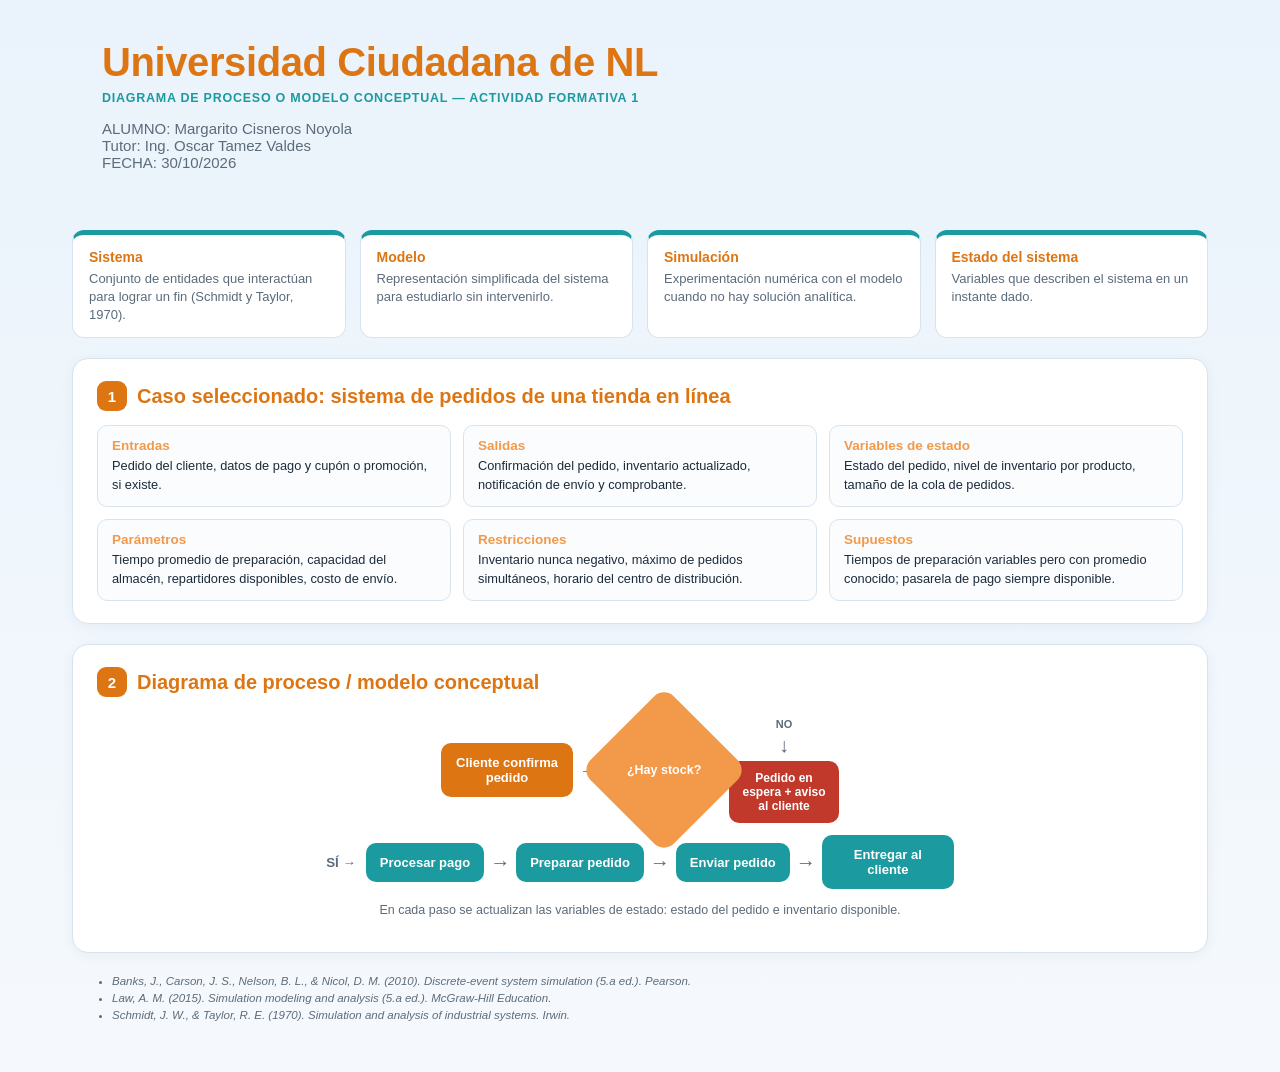
<file: index.html>
<!DOCTYPE html>
<html lang="es">

<head>
    <meta charset="UTF-8">
    <meta name="viewport" content="width=device-width, initial-scale=1">

    <title>Del sistema al modelo</title>

    <link rel="stylesheet" href="styles.css">
</head>

<body>

    <div class="sheet">

        <header>
            <!-- <div class="corner">
                Modelar el sistema<br>
                antes de construirlo
            </div> -->

            <h1>Universidad Ciudadana de NL</h1>

            <div class="tag">
                Diagrama de proceso o modelo conceptual —
                Actividad formativa 1
            </div>

            <p class="sub">
                ALUMNO: Margarito Cisneros Noyola<br>
                Tutor: Ing. Oscar Tamez Valdes<br>
                FECHA: 30/10/2026
            </p>
        </header>


        <!-- CONCEPTOS PRINCIPALES -->

        <div class="grid4">

            <div class="chip">
                <b>Sistema</b>
                <span>
                    Conjunto de entidades que interactúan para lograr un fin
                    (Schmidt y Taylor, 1970).
                </span>
            </div>

            <div class="chip">
                <b>Modelo</b>
                <span>
                    Representación simplificada del sistema para estudiarlo
                    sin intervenirlo.
                </span>
            </div>

            <div class="chip">
                <b>Simulación</b>
                <span>
                    Experimentación numérica con el modelo cuando no hay
                    solución analítica.
                </span>
            </div>

            <div class="chip">
                <b>Estado del sistema</b>
                <span>
                    Variables que describen el sistema en un instante dado.
                </span>
            </div>

        </div>


        <!-- CASO SELECCIONADO -->

        <div class="panel">

            <h2>
                <span class="n">1</span>
                Caso seleccionado: sistema de pedidos de una tienda en línea
            </h2>

            <div class="elgrid">

                <div class="el">
                    <b>Entradas</b>
                    <p>
                        Pedido del cliente, datos de pago y cupón o promoción,
                        si existe.
                    </p>
                </div>

                <div class="el">
                    <b>Salidas</b>
                    <p>
                        Confirmación del pedido, inventario actualizado,
                        notificación de envío y comprobante.
                    </p>
                </div>

                <div class="el">
                    <b>Variables de estado</b>
                    <p>
                        Estado del pedido, nivel de inventario por producto,
                        tamaño de la cola de pedidos.
                    </p>
                </div>

                <div class="el">
                    <b>Parámetros</b>
                    <p>
                        Tiempo promedio de preparación, capacidad del almacén,
                        repartidores disponibles, costo de envío.
                    </p>
                </div>

                <div class="el">
                    <b>Restricciones</b>
                    <p>
                        Inventario nunca negativo, máximo de pedidos
                        simultáneos, horario del centro de distribución.
                    </p>
                </div>

                <div class="el">
                    <b>Supuestos</b>
                    <p>
                        Tiempos de preparación variables pero con promedio
                        conocido; pasarela de pago siempre disponible.
                    </p>
                </div>

            </div>

        </div>


        <!-- DIAGRAMA DE PROCESO -->

        <div class="panel">

            <h2>
                <span class="n">2</span>
                Diagrama de proceso / modelo conceptual
            </h2>

            <div class="flow">

                <div class="box">
                    Cliente confirma pedido
                </div>

                <div class="arrow">→</div>

                <div class="diamond">
                    <span>¿Hay stock?</span>
                </div>

                <div class="branch">

                    <small>NO</small>

                    <div class="arrow">↓</div>

                    <div class="waitbox">
                        Pedido en espera + aviso al cliente
                    </div>

                </div>

            </div>


            <div class="flow flow-second">

                <small class="yes">
                    SÍ →
                </small>

                <div class="box alt">
                    Procesar pago
                </div>

                <div class="arrow">→</div>

                <div class="box alt">
                    Preparar pedido
                </div>

                <div class="arrow">→</div>

                <div class="box alt">
                    Enviar pedido
                </div>

                <div class="arrow">→</div>

                <div class="box alt">
                    Entregar al cliente
                </div>

            </div>


            <p class="note">
                En cada paso se actualizan las variables de estado:
                estado del pedido e inventario disponible.
            </p>

        </div>


        <!-- REFERENCIAS -->

        <footer>

            <ul>

                <li>
                    Banks, J., Carson, J. S., Nelson, B. L., & Nicol, D. M.
                    (2010). Discrete-event system simulation (5.a ed.).
                    Pearson.
                </li>

                <li>
                    Law, A. M. (2015). Simulation modeling and analysis
                    (5.a ed.). McGraw-Hill Education.
                </li>

                <li>
                    Schmidt, J. W., & Taylor, R. E. (1970).
                    Simulation and analysis of industrial systems.
                    Irwin.
                </li>

            </ul>

        </footer>

    </div>

</body>
</html>
</file>
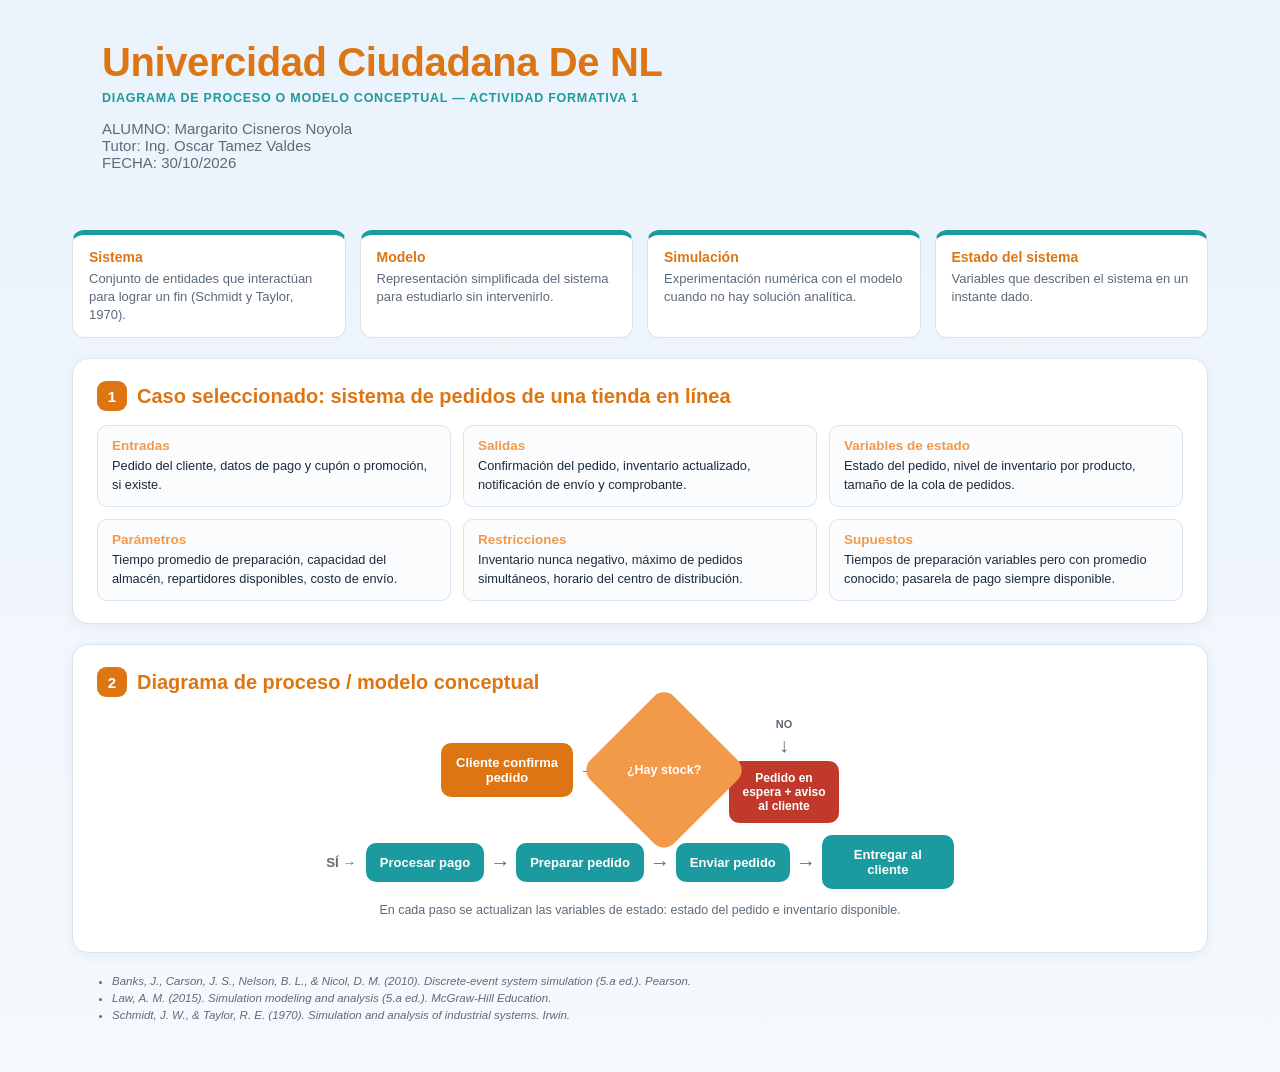
<file: del_sistema_al_modelo.html>
<!DOCTYPE html>
<html lang="es"><head><meta charset="UTF-8"><meta name="viewport" content="width=device-width,initial-scale=1">
<title>Del sistema al modelo</title>
<style>
:root{--navy:#dd7513;--teal:#1B9AA0;--orange:#F2994A;--bg:#EAF3FB;--ink:#1c2b3a;--soft:#5c6b7a;--card:#ffffff;--line:#D7E4F0}
*{box-sizing:border-box}
body{margin:0;background:linear-gradient(180deg,#EAF3FB,#F5F9FD);font-family:'Segoe UI',Calibri,Arial,sans-serif;color:var(--ink)}
.sheet{max-width:1180px;margin:0 auto;padding:0 22px 40px}
header{position:relative;padding:34px 30px 26px;overflow:hidden}
header .tag{font-size:12.5px;color:var(--teal);font-weight:700;letter-spacing:.06em;text-transform:uppercase}
h1{margin:6px 0 6px;font-size:40px;color:var(--navy);font-weight:800;letter-spacing:-.01em}
header .sub{color:var(--soft);font-size:15px;max-width:640px}
header .corner{position:absolute;top:24px;right:26px;text-align:right;font-style:italic;color:var(--soft);font-size:12.5px;max-width:190px}

.grid4{display:grid;grid-template-columns:repeat(4,1fr);gap:14px;margin:18px 0}
.chip{background:var(--card);border:1px solid var(--line);border-top:5px solid var(--teal);border-radius:12px;padding:14px 16px}
.chip b{display:block;color:var(--navy);font-size:14px;margin-bottom:4px}
.chip span{font-size:13px;color:var(--soft)}

.panel{background:var(--card);border:1px solid var(--line);border-radius:16px;padding:22px 24px;margin-top:20px;box-shadow:0 3px 14px rgba(18,41,79,.05)}
.panel h2{display:flex;align-items:center;gap:10px;color:var(--navy);font-size:20px;margin:0 0 14px}
.panel h2 .n{width:30px;height:30px;border-radius:9px;background:var(--navy);color:#fff;display:flex;align-items:center;justify-content:center;font-size:15px;font-weight:800;flex:0 0 auto}

.elgrid{display:grid;grid-template-columns:repeat(3,1fr);gap:12px}
.el{border:1px solid var(--line);border-radius:10px;padding:12px 14px;background:#FAFCFE}
.el b{display:block;color:var(--orange);font-size:13.5px;margin-bottom:4px}
.el p{margin:0;font-size:12.8px;color:var(--ink);line-height:1.45}

/* ---- diagrama de proceso ---- */
.flow{display:flex;align-items:center;gap:6px;flex-wrap:wrap;justify-content:center;margin:10px 0 6px}
.box{background:var(--navy);color:#fff;border-radius:10px;padding:12px 14px;font-size:13px;font-weight:700;text-align:center;min-width:112px;max-width:132px}
.box.alt{background:var(--teal)}
.diamond{background:var(--orange);color:#fff;width:118px;height:118px;display:flex;align-items:center;justify-content:center;text-align:center;font-size:12.5px;font-weight:700;transform:rotate(45deg);border-radius:14px}
.diamond span{transform:rotate(-45deg);padding:6px}
.arrow{font-size:20px;color:var(--soft);flex:0 0 auto}
.branch{display:flex;flex-direction:column;align-items:center;gap:4px}
.branch small{font-size:11px;color:var(--soft);font-weight:700}
.waitbox{background:#C0392B;color:#fff;border-radius:10px;padding:10px 12px;font-size:12px;font-weight:700;text-align:center;max-width:110px}

.reflect{background:linear-gradient(120deg,var(--navy),#1c3a66);color:#fff;border-radius:16px;padding:24px 28px;margin-top:22px}
.reflect h2{margin:0 0 8px;font-size:19px}
.reflect p{margin:0;font-size:14px;line-height:1.55;opacity:.95;max-width:900px}

.idea{display:flex;align-items:center;gap:16px;background:#DCEFFB;border:1px solid var(--line);border-radius:14px;padding:16px 22px;margin-top:20px}
.idea .ic{width:42px;height:42px;border-radius:50%;background:var(--orange);color:#fff;display:flex;align-items:center;justify-content:center;font-size:20px;flex:0 0 auto}
.idea p{margin:0;font-size:14px}

footer{margin-top:22px;font-size:11.5px;color:var(--soft)}
footer li{margin-bottom:5px;font-style:italic}

@media(max-width:760px){.grid4{grid-template-columns:repeat(2,1fr)}.elgrid{grid-template-columns:1fr}h1{font-size:30px}header .corner{position:static;margin-top:10px;max-width:none}}
</style></head><body><div class="sheet">

<header>
  <!-- <div class="corner">Modelar el sistema<br>antes de construirlo</div> -->
  <h1>Univercidad Ciudadana De NL</h1>
  <div class="tag">Diagrama de proceso o modelo conceptual  — Actividad formativa 1</div>
  
  <p class="sub">ALUMNO: Margarito Cisneros Noyola<br>Tutor: Ing. Oscar Tamez Valdes<br>FECHA: 30/10/2026<br></p>
</header>

<div class="grid4">
  <div class="chip"><b>Sistema</b><span>Conjunto de entidades que interactúan para lograr un fin (Schmidt y Taylor, 1970).</span></div>
  <div class="chip"><b>Modelo</b><span>Representación simplificada del sistema para estudiarlo sin intervenirlo.</span></div>
  <div class="chip"><b>Simulación</b><span>Experimentación numérica con el modelo cuando no hay solución analítica.</span></div>
  <div class="chip"><b>Estado del sistema</b><span>Variables que describen el sistema en un instante dado.</span></div>
</div>

<div class="panel">
  <h2><span class="n">1</span>Caso seleccionado: sistema de pedidos de una tienda en línea</h2>
  <div class="elgrid">
    <div class="el"><b>Entradas</b><p>Pedido del cliente, datos de pago y cupón o promoción, si existe.</p></div>
    <div class="el"><b>Salidas</b><p>Confirmación del pedido, inventario actualizado, notificación de envío y comprobante.</p></div>
    <div class="el"><b>Variables de estado</b><p>Estado del pedido, nivel de inventario por producto, tamaño de la cola de pedidos.</p></div>
    <div class="el"><b>Parámetros</b><p>Tiempo promedio de preparación, capacidad del almacén, repartidores disponibles, costo de envío.</p></div>
    <div class="el"><b>Restricciones</b><p>Inventario nunca negativo, máximo de pedidos simultáneos, horario del centro de distribución.</p></div>
    <div class="el"><b>Supuestos</b><p>Tiempos de preparación variables pero con promedio conocido; pasarela de pago siempre disponible.</p></div>
  </div>
</div>

<div class="panel">
  <h2><span class="n">2</span>Diagrama de proceso / modelo conceptual</h2>
  <div class="flow">
    <div class="box">Cliente confirma pedido</div>
    <div class="arrow">→</div>
    <div class="diamond"><span>¿Hay stock?</span></div>
    <div class="branch">
      <small>NO</small>
      <div class="arrow">↓</div>
      <div class="waitbox">Pedido en espera + aviso al cliente</div>
    </div>
  </div>
  <div class="flow" style="margin-top:2px">
    <small style="color:var(--soft);font-weight:700;margin-right:4px">SÍ →</small>
    <div class="box alt">Procesar pago</div>
    <div class="arrow">→</div>
    <div class="box alt">Preparar pedido</div>
    <div class="arrow">→</div>
    <div class="box alt">Enviar pedido</div>
    <div class="arrow">→</div>
    <div class="box alt">Entregar al cliente</div>
  </div>
  <p style="font-size:12.5px;color:var(--soft);margin-top:14px;text-align:center">En cada paso se actualizan las variables de estado: estado del pedido e inventario disponible.</p>
</div>
<footer>
  <ul>
    <li>Banks, J., Carson, J. S., Nelson, B. L., & Nicol, D. M. (2010). Discrete-event system simulation (5.a ed.). Pearson.</li>
    <li>Law, A. M. (2015). Simulation modeling and analysis (5.a ed.). McGraw-Hill Education.</li>
    <li>Schmidt, J. W., & Taylor, R. E. (1970). Simulation and analysis of industrial systems. Irwin.</li>
  </ul>
</footer>

</div></body></html>
</file>
<file: styles.css>
:root {
    --navy: #dd7513;
    --teal: #1B9AA0;
    --orange: #F2994A;
    --bg: #EAF3FB;
    --ink: #1c2b3a;
    --soft: #5c6b7a;
    --card: #ffffff;
    --line: #D7E4F0;
}


/* CONFIGURACIÓN GENERAL */

* {
    box-sizing: border-box;
}

body {
    margin: 0;
    background: linear-gradient(
        180deg,
        #EAF3FB,
        #F5F9FD
    );

    font-family:
        'Segoe UI',
        Calibri,
        Arial,
        sans-serif;

    color: var(--ink);
}


/* CONTENEDOR PRINCIPAL */

.sheet {
    max-width: 1180px;
    margin: 0 auto;
    padding: 0 22px 40px;
}


/* ENCABEZADO */

header {
    position: relative;
    padding: 34px 30px 26px;
    overflow: hidden;
}

header .tag {
    font-size: 12.5px;
    color: var(--teal);
    font-weight: 700;
    letter-spacing: .06em;
    text-transform: uppercase;
}

h1 {
    margin: 6px 0 6px;

    font-size: 40px;

    color: var(--navy);

    font-weight: 800;

    letter-spacing: -.01em;
}

header .sub {
    color: var(--soft);
    font-size: 15px;
    max-width: 640px;
}

header .corner {
    position: absolute;

    top: 24px;
    right: 26px;

    text-align: right;

    font-style: italic;

    color: var(--soft);

    font-size: 12.5px;

    max-width: 190px;
}


/* CUATRO CONCEPTOS */

.grid4 {
    display: grid;

    grid-template-columns:
        repeat(4, 1fr);

    gap: 14px;

    margin: 18px 0;
}

.chip {
    background: var(--card);

    border: 1px solid var(--line);

    border-top: 5px solid var(--teal);

    border-radius: 12px;

    padding: 14px 16px;
}

.chip b {
    display: block;

    color: var(--navy);

    font-size: 14px;

    margin-bottom: 4px;
}

.chip span {
    font-size: 13px;

    color: var(--soft);
}


/* PANELES */

.panel {
    background: var(--card);

    border: 1px solid var(--line);

    border-radius: 16px;

    padding: 22px 24px;

    margin-top: 20px;

    box-shadow:
        0 3px 14px
        rgba(18, 41, 79, .05);
}

.panel h2 {
    display: flex;

    align-items: center;

    gap: 10px;

    color: var(--navy);

    font-size: 20px;

    margin: 0 0 14px;
}

.panel h2 .n {
    width: 30px;
    height: 30px;

    border-radius: 9px;

    background: var(--navy);

    color: #fff;

    display: flex;

    align-items: center;
    justify-content: center;

    font-size: 15px;

    font-weight: 800;

    flex: 0 0 auto;
}


/* ELEMENTOS DEL CASO */

.elgrid {
    display: grid;

    grid-template-columns:
        repeat(3, 1fr);

    gap: 12px;
}

.el {
    border: 1px solid var(--line);

    border-radius: 10px;

    padding: 12px 14px;

    background: #FAFCFE;
}

.el b {
    display: block;

    color: var(--orange);

    font-size: 13.5px;

    margin-bottom: 4px;
}

.el p {
    margin: 0;

    font-size: 12.8px;

    color: var(--ink);

    line-height: 1.45;
}


/* DIAGRAMA DE PROCESO */

.flow {
    display: flex;

    align-items: center;

    gap: 6px;

    flex-wrap: wrap;

    justify-content: center;

    margin: 10px 0 6px;
}

.box {
    background: var(--navy);

    color: #fff;

    border-radius: 10px;

    padding: 12px 14px;

    font-size: 13px;

    font-weight: 700;

    text-align: center;

    min-width: 112px;

    max-width: 132px;
}

.box.alt {
    background: var(--teal);
}


/* ROMBO */

.diamond {
    background: var(--orange);

    color: #fff;

    width: 118px;
    height: 118px;

    display: flex;

    align-items: center;

    justify-content: center;

    text-align: center;

    font-size: 12.5px;

    font-weight: 700;

    transform: rotate(45deg);

    border-radius: 14px;
}

.diamond span {
    transform: rotate(-45deg);

    padding: 6px;
}


/* FLECHAS */

.arrow {
    font-size: 20px;

    color: var(--soft);

    flex: 0 0 auto;
}


/* RAMA DEL NO */

.branch {
    display: flex;

    flex-direction: column;

    align-items: center;

    gap: 4px;
}

.branch small {
    font-size: 11px;

    color: var(--soft);

    font-weight: 700;
}

.waitbox {
    background: #C0392B;

    color: #fff;

    border-radius: 10px;

    padding: 10px 12px;

    font-size: 12px;

    font-weight: 700;

    text-align: center;

    max-width: 110px;
}


/* SEGUNDA LÍNEA DEL DIAGRAMA */

.flow-second {
    margin-top: 2px;
}

.yes {
    color: var(--soft);

    font-weight: 700;

    margin-right: 4px;
}


/* NOTA DEL DIAGRAMA */

.note {
    font-size: 12.5px;

    color: var(--soft);

    margin-top: 14px;

    text-align: center;
}


/* PIE DE PÁGINA */

footer {
    margin-top: 22px;

    font-size: 11.5px;

    color: var(--soft);
}

footer li {
    margin-bottom: 5px;

    font-style: italic;
}


/* DISEÑO RESPONSIVO */

@media (max-width: 760px) {

    .grid4 {
        grid-template-columns:
            repeat(2, 1fr);
    }

    .elgrid {
        grid-template-columns: 1fr;
    }

    h1 {
        font-size: 30px;
    }

    header .corner {
        position: static;

        margin-top: 10px;

        max-width: none;
    }

}
</file>
